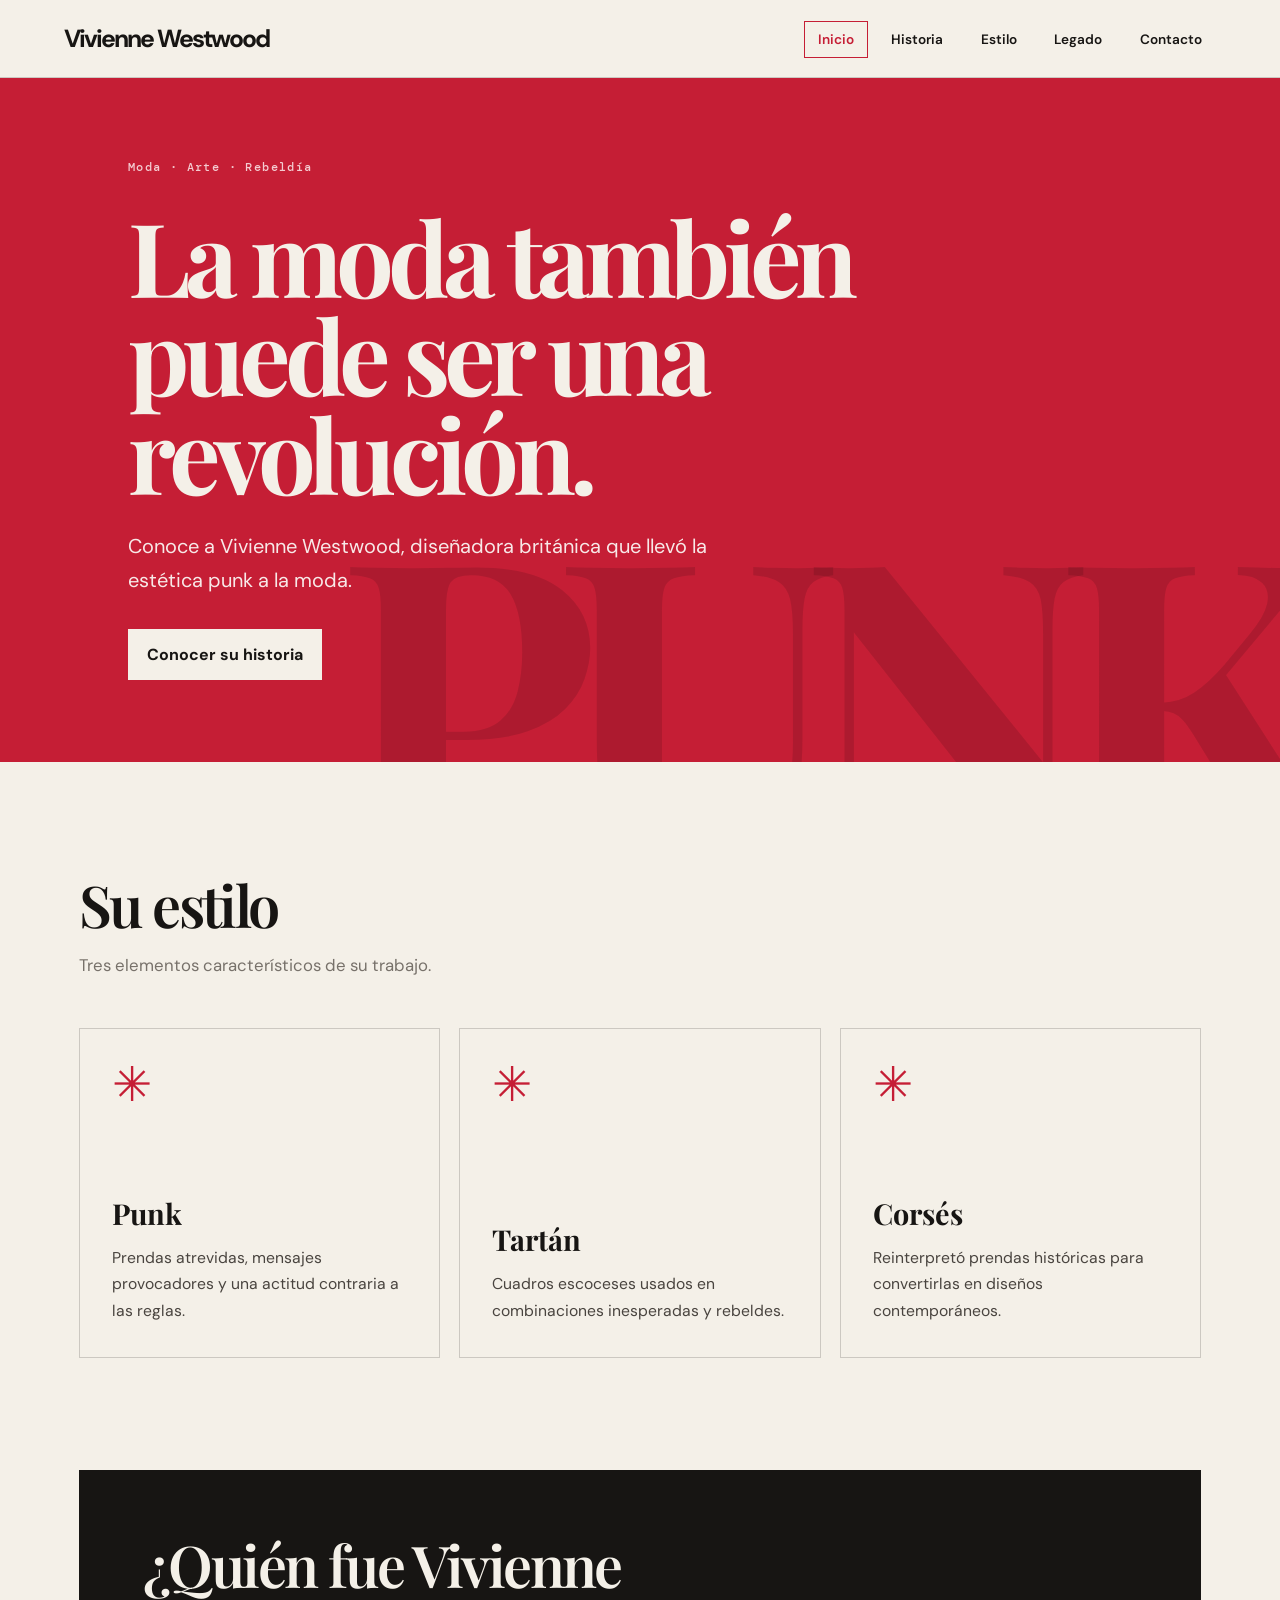
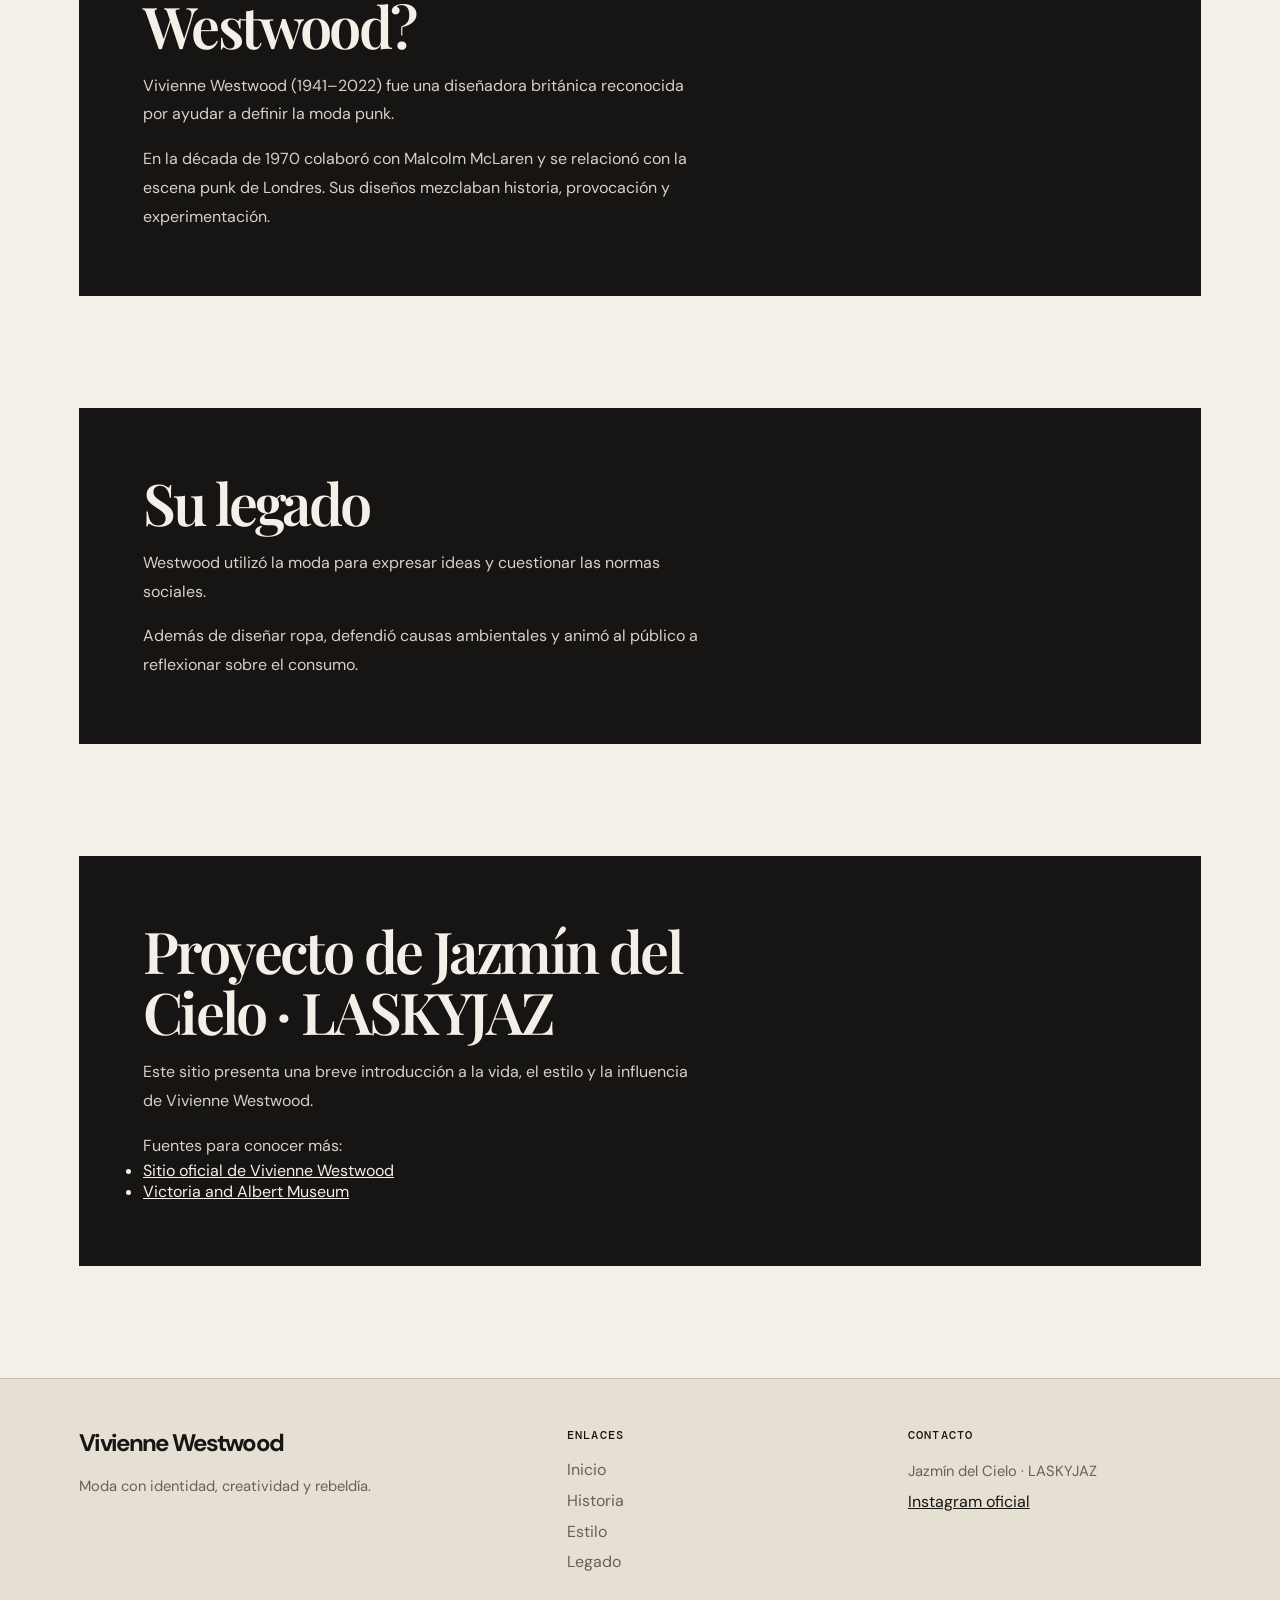
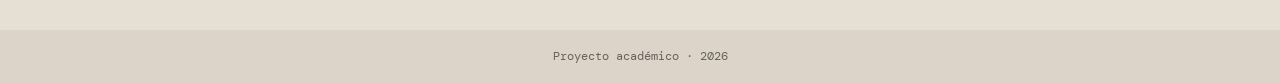
<file: index.html>
<!DOCTYPE html>
<html lang="es">
<head>
  <meta charset="UTF-8">
  <meta name="viewport" content="width=device-width, initial-scale=1.0">
  <title>Vivienne Westwood</title>
  <link rel="stylesheet" href="style.css">
</head>
<body>
  <header class="site-header" id="home">
    <nav class="navbar">
      <div class="navbar-container">
        <a href="#home" class="navbar-logo">Vivienne Westwood</a>
        <button class="navbar-toggle" aria-label="Abrir menú" aria-expanded="false">
          <span class="bar"></span><span class="bar"></span><span class="bar"></span>
        </button>
        <ul class="navbar-menu">
          <li><a href="#home" class="active">Inicio</a></li>
          <li><a href="#about">Historia</a></li>
          <li><a href="#services">Estilo</a></li>
          <li><a href="#blog">Legado</a></li>
          <li><a href="contacto.html">Contacto</a></li>
        </ul>
      </div>
    </nav>
    <div class="hero-container">
      <div class="hero-content">
        <p class="eyebrow">Moda · Arte · Rebeldía</p>
        <h1 class="hero-title">La moda también puede ser una revolución.</h1>
        <p class="hero-subtitle">Conoce a Vivienne Westwood, diseñadora británica que llevó la estética punk a la moda.</p>
        <a href="#about" class="hero-btn">Conocer su historia</a>
      </div>
    </div>
  </header>

  <main class="main-content">
    <section id="services" class="content-section">
      <div class="section-header">
        <h2 class="section-title">Su estilo</h2>
        <p class="section-description">Tres elementos característicos de su trabajo.</p>
      </div>
      <div class="cards-grid">
        <article class="card">
          <div class="card-icon">✳</div>
          <h3 class="card-title">Punk</h3>
          <p class="card-text">Prendas atrevidas, mensajes provocadores y una actitud contraria a las reglas.</p>
        </article>
        <article class="card">
          <div class="card-icon">✳</div>
          <h3 class="card-title">Tartán</h3>
          <p class="card-text">Cuadros escoceses usados en combinaciones inesperadas y rebeldes.</p>
        </article>
        <article class="card">
          <div class="card-icon">✳</div>
          <h3 class="card-title">Corsés</h3>
          <p class="card-text">Reinterpretó prendas históricas para convertirlas en diseños contemporáneos.</p>
        </article>
      </div>
    </section>

    <section id="about" class="content-section about-section">
      <div class="about-text">
        <h2 class="section-title">¿Quién fue Vivienne Westwood?</h2>
        <p>Vivienne Westwood (1941–2022) fue una diseñadora británica reconocida por ayudar a definir la moda punk.</p>
        <p>En la década de 1970 colaboró con Malcolm McLaren y se relacionó con la escena punk de Londres. Sus diseños mezclaban historia, provocación y experimentación.</p>
      </div>
    </section>

    <section id="blog" class="content-section about-section">
      <div class="about-text">
        <h2 class="section-title">Su legado</h2>
        <p>Westwood utilizó la moda para expresar ideas y cuestionar las normas sociales.</p>
        <p>Además de diseñar ropa, defendió causas ambientales y animó al público a reflexionar sobre el consumo.</p>
      </div>
    </section>

    <section class="content-section about-section author-section">
      <div class="about-text">
        <h2 class="section-title">Proyecto de Jazmín del Cielo · LASKYJAZ</h2>
        <p>Este sitio presenta una breve introducción a la vida, el estilo y la influencia de Vivienne Westwood.</p>
        <p>Fuentes para conocer más:</p>
        <ul class="source-list">
          <li><a href="https://www.viviennewestwood.com/" target="_blank" rel="noopener">Sitio oficial de Vivienne Westwood</a></li>
          <li><a href="https://www.vam.ac.uk/" target="_blank" rel="noopener">Victoria and Albert Museum</a></li>
        </ul>
      </div>
    </section>
  </main>

  <footer id="contact" class="site-footer">
    <div class="footer-container">
      <div class="footer-col">
        <h4 class="footer-brand">Vivienne Westwood</h4>
        <p class="footer-desc">Moda con identidad, creatividad y rebeldía.</p>
      </div>
      <div class="footer-col">
        <h5 class="footer-heading">Enlaces</h5>
        <ul class="footer-links">
          <li><a href="#home">Inicio</a></li>
          <li><a href="#about">Historia</a></li>
          <li><a href="#services">Estilo</a></li>
          <li><a href="#blog">Legado</a></li>
        </ul>
      </div>
      <div class="footer-col">
        <h5 class="footer-heading">Contacto</h5>
        <p>Jazmín del Cielo · LASKYJAZ</p>
        <a href="https://www.instagram.com/viviennewestwood/" target="_blank" rel="noopener">Instagram oficial</a>
      </div>
    </div>
    <div class="footer-bottom"><p>Proyecto académico · 2026</p></div>
  </footer>
  <script src="script.js"></script>
</body>
</html>
</file>
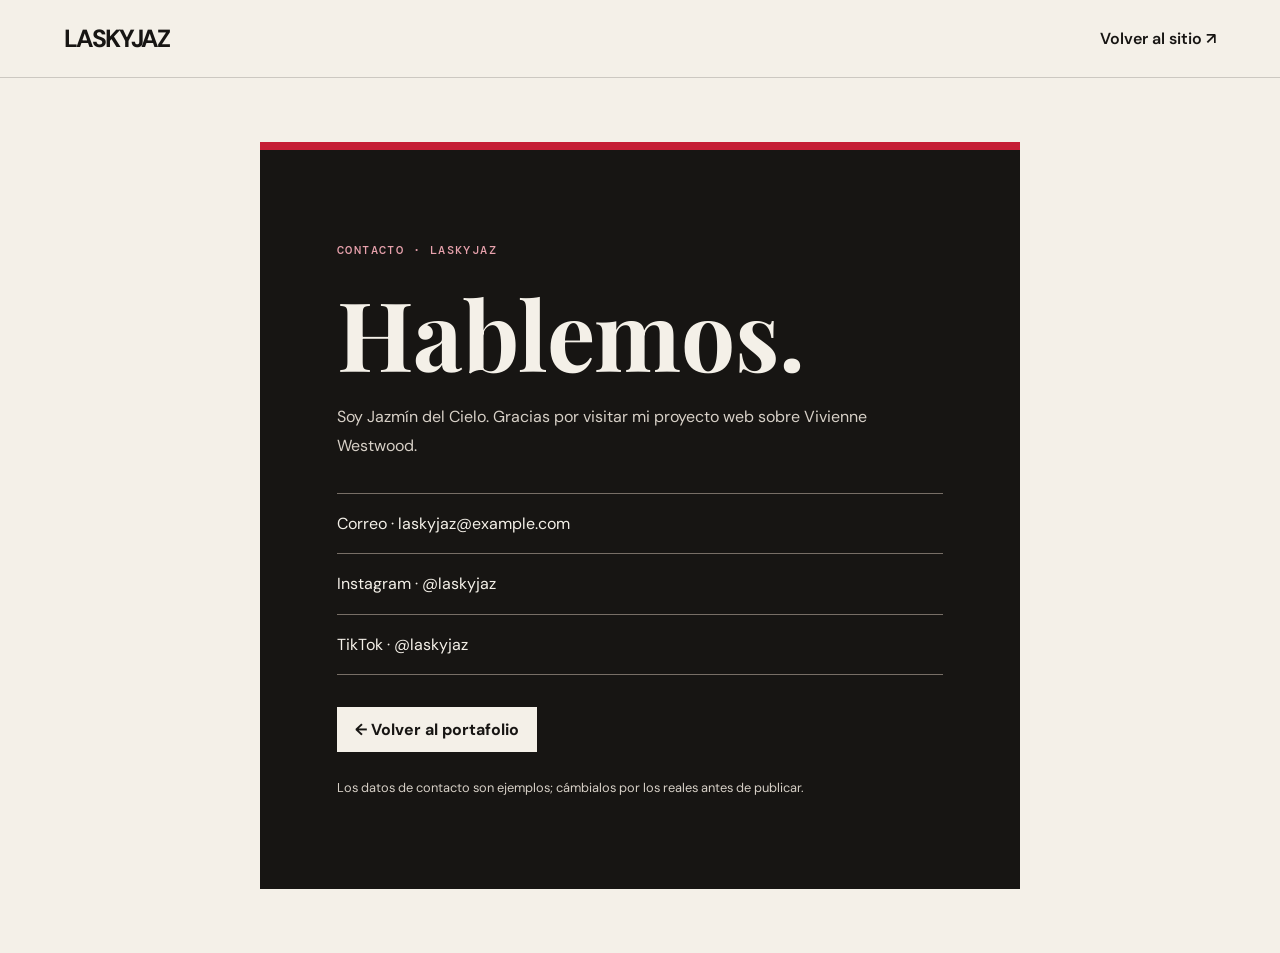
<file: contacto.html>
<!DOCTYPE html>
<html lang="es">
<head>
  <meta charset="UTF-8">
  <meta name="viewport" content="width=device-width, initial-scale=1.0">
  <title>Contacto | LASKYJAZ</title>
  <link rel="stylesheet" href="style.css">
  <style>
    .contact-page { min-height: calc(100vh - 78px); background: var(--paper); display:flex; align-items:center; justify-content:center; padding: 4rem 6vw; }
    .contact-card { width:min(760px,100%); padding:clamp(2rem,6vw,5rem); background:var(--ink); color:var(--paper); border-top:8px solid var(--red); }
    .contact-card .eyebrow { color:var(--pink); font-family:"DM Mono",monospace; letter-spacing:.12em; font-size:.75rem; }
    .contact-card h1 { font-family:"Playfair Display",serif; font-size:clamp(3rem,8vw,6rem); line-height:.98; margin:1.5rem 0; }
    .contact-card p { color:#d7d0c7; line-height:1.8; margin:.8rem 0; }
    .contact-links { display:grid; gap:0; margin-top:2rem; border-top:1px solid #776e66; }
    .contact-links a { display:block; padding:1.2rem 0; color:var(--paper); text-decoration:none; border-bottom:1px solid #776e66; }
    .contact-links a:hover { color:var(--pink); }
    .back-link { display:inline-block; margin-top:2rem; padding:12px 18px; background:var(--paper); color:var(--ink)!important; text-decoration:none; font-weight:700; }
  </style>
</head>
<body>
  <nav class="navbar">
    <div class="navbar-container">
      <a href="index.html" class="navbar-logo">LASKYJAZ</a>
      <a href="index.html" style="text-decoration:none;font-weight:600;">Volver al sitio ↗</a>
    </div>
  </nav>
  <main class="contact-page">
    <section class="contact-card">
      <p class="eyebrow">CONTACTO · LASKYJAZ</p>
      <h1>Hablemos.</h1>
      <p>Soy Jazmín del Cielo. Gracias por visitar mi proyecto web sobre Vivienne Westwood.</p>
      <div class="contact-links">
        <a href="mailto:laskyjaz@example.com">Correo · laskyjaz@example.com</a>
        <a href="https://www.instagram.com/laskyjaz/" target="_blank" rel="noopener">Instagram · @laskyjaz</a>
        <a href="https://www.tiktok.com/@laskyjaz" target="_blank" rel="noopener">TikTok · @laskyjaz</a>
      </div>
      <a class="back-link" href="index.html">← Volver al portafolio</a>
      <p style="font-size:.8rem;margin-top:1.5rem;">Los datos de contacto son ejemplos; cámbialos por los reales antes de publicar.</p>
    </section>
  </main>
</body>
</html>
</file>
<file: style.css>
@import url('https://fonts.googleapis.com/css2?family=DM+Mono:wght@400;500&family=DM+Sans:wght@400;500;600;700&family=Playfair+Display:ital,wght@0,600;0,700;1,600;1,700&display=swap');

:root {
    --ink: #171513;
    --paper: #f4f0e8;
    --red: #c51e35;
    --pink: #e8a2ad;
    --muted: #77716a;
    --line: rgba(23, 21, 19, .18);
}

* { margin: 0; padding: 0; box-sizing: border-box; }
html { scroll-behavior: smooth; scroll-padding-top: 90px; }
body {
    font-family: "DM Sans", sans-serif;
    min-height: 100vh;
    background: var(--paper);
    color: var(--ink);
}
a { color: inherit; }
.navbar {
    display: flex; align-items: center; justify-content: center;
    width: 100%; height: 78px; position: sticky; top: 0;
    background: var(--paper); border-bottom: 1px solid var(--line); z-index: 999;
}
.navbar-container {
    display: flex; align-items: center; justify-content: space-between;
    width: 100%; max-width: 1440px; padding: 0 5vw;
}
.navbar-logo {
    font-size: 1.55rem; font-weight: 700; letter-spacing: -.08em;
    text-decoration: none; color: var(--ink);
}
.navbar-logo span, .footer-brand span { color: var(--red); font-size: .65em; vertical-align: top; margin-left: 2px; }
.navbar-menu { display: flex; align-items: center; gap: .6rem; list-style: none; }
.navbar-menu li a {
    text-decoration: none; color: var(--ink); font-size: .85rem; font-weight: 600;
    padding: 9px 13px; border: 1px solid transparent; transition: .2s ease;
}
.navbar-menu li a:hover, .navbar-menu li a.active { color: var(--red); border-color: var(--red); }
.navbar-toggle { display: none; background: transparent; padding: 10px; border: 0; cursor: pointer; }
.bar { display: block; width: 25px; height: 2px; margin: 5px auto; background: var(--ink); transition: .3s; }

.hero-container {
    min-height: 76vh; position: relative; display: flex; align-items: center;
    padding: 9vh 10vw; overflow: hidden; background: var(--red); color: var(--paper);
}
.hero-container::before {
    content: "PUNK"; position: absolute; right: -2vw; bottom: -7vw;
    font-family: "Playfair Display", serif; font-weight: 700; font-size: clamp(10rem, 32vw, 34rem);
    line-height: .8; color: rgba(0,0,0,.12); letter-spacing: -.1em; pointer-events: none;
}
.hero-content { max-width: 780px; position: relative; z-index: 1; }
.eyebrow, .card-number, .quote-credit, .manifesto-small {
    font-family: "DM Mono", monospace; font-size: .72rem; letter-spacing: .12em; font-weight: 500;
}
.hero-content .eyebrow { margin-bottom: 2rem; color: #f4cbd0; }
.hero-title {
    font-family: "Playfair Display", serif; font-size: clamp(3.4rem, 8vw, 7.5rem);
    line-height: .96; letter-spacing: -.06em; margin-bottom: 1.7rem;
}
.hero-title em { color: #f2b8c2; font-weight: 600; }
.hero-subtitle { max-width: 590px; font-size: clamp(1rem, 1.6vw, 1.25rem); line-height: 1.7; margin-bottom: 2rem; color: #f8e9e8; }
.hero-btn {
    display: inline-flex; gap: 1.5rem; align-items: center; padding: 14px 18px;
    background: var(--paper); color: var(--ink); font-weight: 700; text-decoration: none;
    border: 1px solid var(--paper); transition: .2s ease;
}
.hero-btn:hover { background: var(--ink); color: var(--paper); border-color: var(--ink); transform: translateY(-3px); }
.hero-note { position: absolute; right: 7vw; top: 12%; font-family: "DM Mono", monospace; font-size: .75rem; line-height: 1.5; letter-spacing: .15em; }

.main-content { max-width: 1250px; margin: 0 auto; padding: 7rem 5vw; display: flex; flex-direction: column; gap: 7rem; }
.content-section { width: 100%; }
.section-header { margin-bottom: 3rem; max-width: 780px; }
.section-header .eyebrow, .about-text .eyebrow { color: var(--red); margin-bottom: 1rem; }
.section-title { font-family: "Playfair Display", serif; font-size: clamp(2.2rem, 4.5vw, 4.1rem); font-weight: 600; line-height: 1.06; letter-spacing: -.045em; margin-bottom: 1rem; }
.section-description { font-size: 1.05rem; color: var(--muted); line-height: 1.7; }
.intro-grid { display: grid; grid-template-columns: 1.4fr 1fr; gap: 4rem; align-items: start; }
.intro-copy p { font-size: 1.08rem; line-height: 1.9; margin-bottom: 1.3rem; max-width: 720px; }
.dropcap::first-letter { float: left; font-family: "Playfair Display", serif; color: var(--red); font-size: 4.3rem; line-height: .8; padding: .12em .12em 0 0; }
.quote-card { padding: 2rem; background: #e9e0d4; border-top: 4px solid var(--red); }
.quote-mark { font-family: "Playfair Display", serif; color: var(--red); font-size: 4rem; line-height: .8; }
.quote-card p { font-family: "Playfair Display", serif; font-size: 1.7rem; line-height: 1.25; margin: 1rem 0 2rem; }
.quote-credit { color: var(--muted); }
.cards-grid { display: grid; grid-template-columns: repeat(3, minmax(0, 1fr)); gap: 1.2rem; }
.card { min-height: 330px; padding: 2rem; border: 1px solid var(--line); display: flex; flex-direction: column; align-items: flex-start; transition: transform .25s ease, background .25s ease; }
.card:hover { transform: translateY(-7px); background: #fffaf2; }
.card-tartan { background: repeating-linear-gradient(0deg, transparent 0 26px, rgba(197,30,53,.16) 27px 31px), repeating-linear-gradient(90deg, #f4f0e8 0 26px, rgba(23,21,19,.14) 27px 31px); }
.card-corset { background: #ead2d0; }
.card-orb { background: #e6dfc7; }
.card-icon { font-size: 3rem; line-height: 1; margin-bottom: auto; color: var(--red); }
.card-number { margin-top: 2.5rem; margin-bottom: .7rem; color: var(--red); }
.card-title { font-family: "Playfair Display", serif; font-size: 1.8rem; margin-bottom: .8rem; }
.card-text { font-size: .98rem; color: #49443f; line-height: 1.7; }
.about-section { display: grid; grid-template-columns: 1.2fr .8fr; gap: 3rem; align-items: center; padding: clamp(2rem, 5vw, 4rem); background: var(--ink); color: var(--paper); }
.about-text .section-title { max-width: 550px; }
.about-text p:not(.eyebrow) { font-size: 1rem; line-height: 1.8; margin-top: 1rem; color: #d7d0c7; }
.keyword-row { display: flex; flex-wrap: wrap; gap: .5rem; margin-top: 1.6rem; }
.keyword-row span { border: 1px solid #776e66; padding: .45rem .7rem; font: .68rem "DM Mono", monospace; letter-spacing: .08em; }
.manifesto { position: relative; padding: 2.2rem; background: var(--red); min-height: 260px; display: flex; flex-direction: column; justify-content: space-between; overflow: hidden; }
.manifesto-small { color: #f5c8ce; }
.manifesto p { position: relative; z-index: 1; font: 600 clamp(1.8rem, 3vw, 2.8rem)/1.1 "Playfair Display", serif; }
.manifesto em { color: #f5c8ce; }
.manifesto-star { position: absolute; right: -.1em; bottom: -.35em; font-size: 12rem; color: rgba(0,0,0,.13); }
.source-links { border-top: 1px solid var(--line); }
.source-links a { display: flex; justify-content: space-between; gap: 1rem; padding: 1.3rem .2rem; border-bottom: 1px solid var(--line); text-decoration: none; font-weight: 600; }
.source-links a span { color: var(--red); }
.source-links a:hover { color: var(--red); }
.site-footer { background: #e6dfd4; border-top: 1px solid var(--line); padding-top: 3rem; }
.footer-container { max-width: 1250px; margin: 0 auto; padding: 0 5vw 3rem; display: grid; grid-template-columns: 1.5fr 1fr 1fr; gap: 3rem; }
.footer-brand { font-size: 1.5rem; font-weight: 700; letter-spacing: -.07em; margin-bottom: 1rem; }
.footer-desc, .footer-col p { font-size: .92rem; color: #68615a; line-height: 1.7; margin-bottom: .4rem; }
.footer-heading { font: 500 .75rem "DM Mono", monospace; letter-spacing: .1em; margin-bottom: 1rem; text-transform: uppercase; }
.footer-links { list-style: none; }
.footer-links li { margin-bottom: .6rem; }
.footer-links a { color: #68615a; text-decoration: none; }
.footer-links a:hover { color: var(--red); }
.footer-bottom { text-align: center; padding: 1.2rem; background: #dcd4c8; font: .72rem "DM Mono", monospace; color: #68615a; }

@media (max-width: 880px) {
    .navbar { height: 70px; }
    .navbar-container .navbar-menu {
        display: none; flex-direction: column; align-items: stretch; gap: .8rem;
        position: absolute; top: 69px; right: 0; width: min(300px, 85vw);
        padding: 1.5rem; background: var(--paper); border: 1px solid var(--line);
        box-shadow: 0 15px 30px rgba(0,0,0,.12);
    }
    .navbar-container .navbar-menu.active { display: flex; }
    .navbar-menu li a { display: block; padding: 12px; }
    .navbar-toggle { display: block; z-index: 1000; }
    .navbar-toggle.active .bar:nth-child(2) { opacity: 0; }
    .navbar-toggle.active .bar:nth-child(1) { transform: translateY(7px) rotate(45deg); }
    .navbar-toggle.active .bar:nth-child(3) { transform: translateY(-7px) rotate(-45deg); }
    .hero-container { min-height: 70vh; padding: 7rem 7vw; }
    .hero-note { display: none; }
    .intro-grid, .about-section { grid-template-columns: 1fr; }
    .cards-grid { grid-template-columns: repeat(2, minmax(0, 1fr)); }
    .card:last-child { grid-column: 1 / -1; }
    .main-content { padding-top: 5rem; gap: 5rem; }
}
@media (max-width: 560px) {
    .hero-container { padding: 5rem 7vw; }
    .hero-title { font-size: clamp(3rem, 15vw, 5rem); }
    .main-content { padding: 4rem 6vw; gap: 4.5rem; }
    .cards-grid { grid-template-columns: 1fr; }
    .card:last-child { grid-column: auto; }
    .card { min-height: 280px; }
    .about-section { padding: 1.5rem; }
    .footer-container { grid-template-columns: 1fr; gap: 2rem; }
    .quote-card { padding: 1.5rem; }
}
</file>
